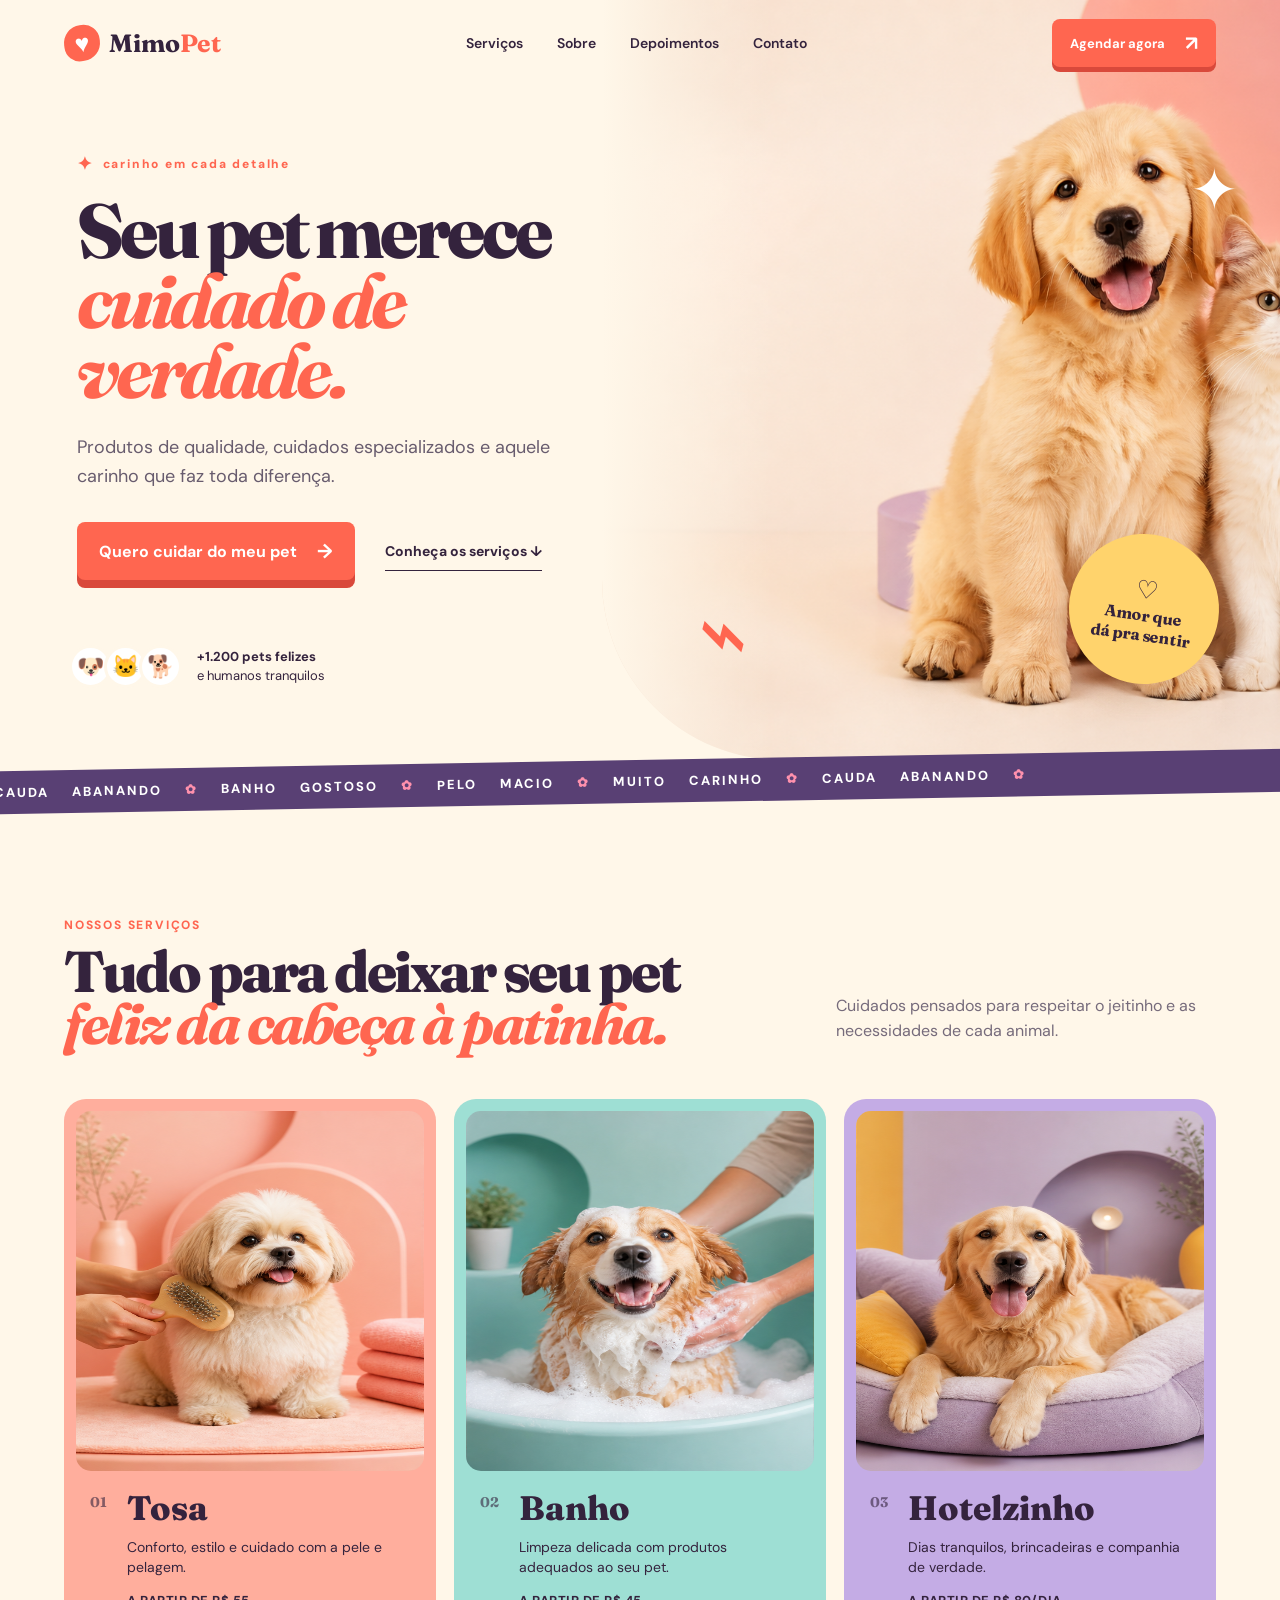
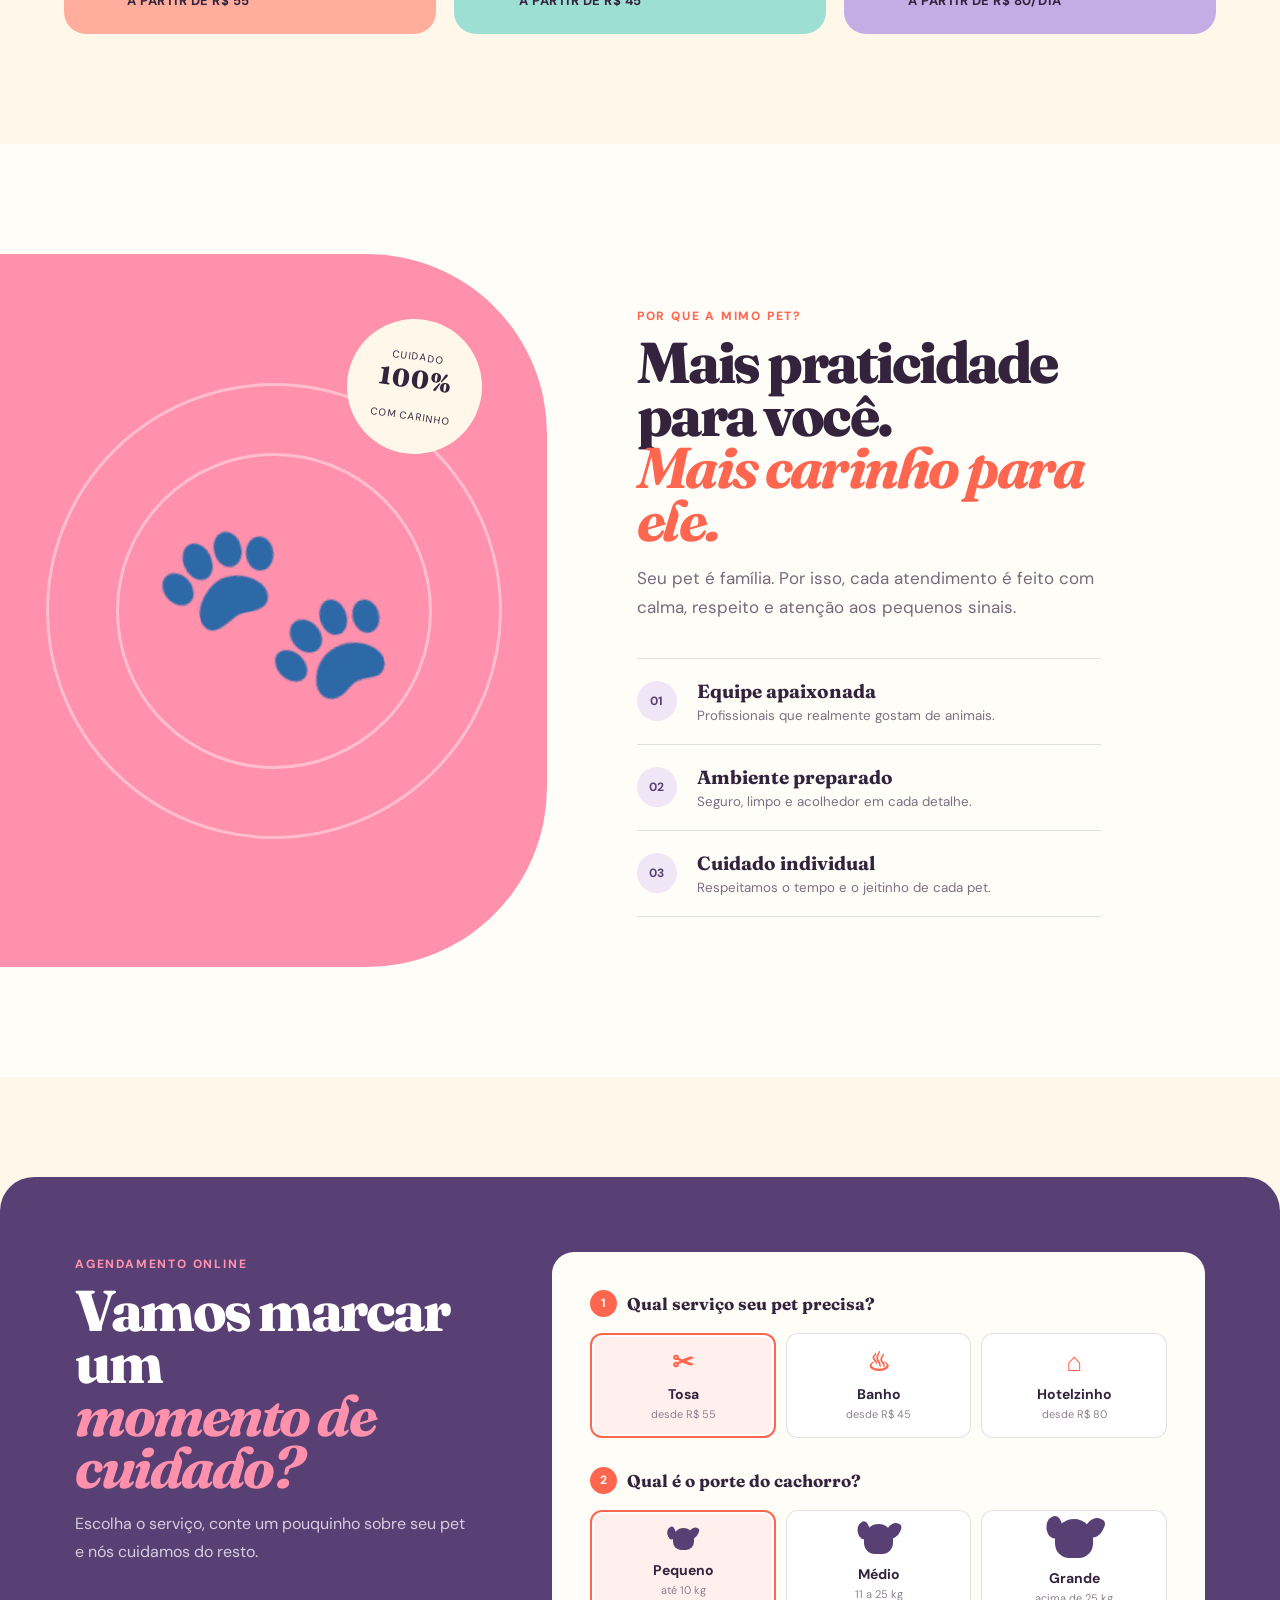
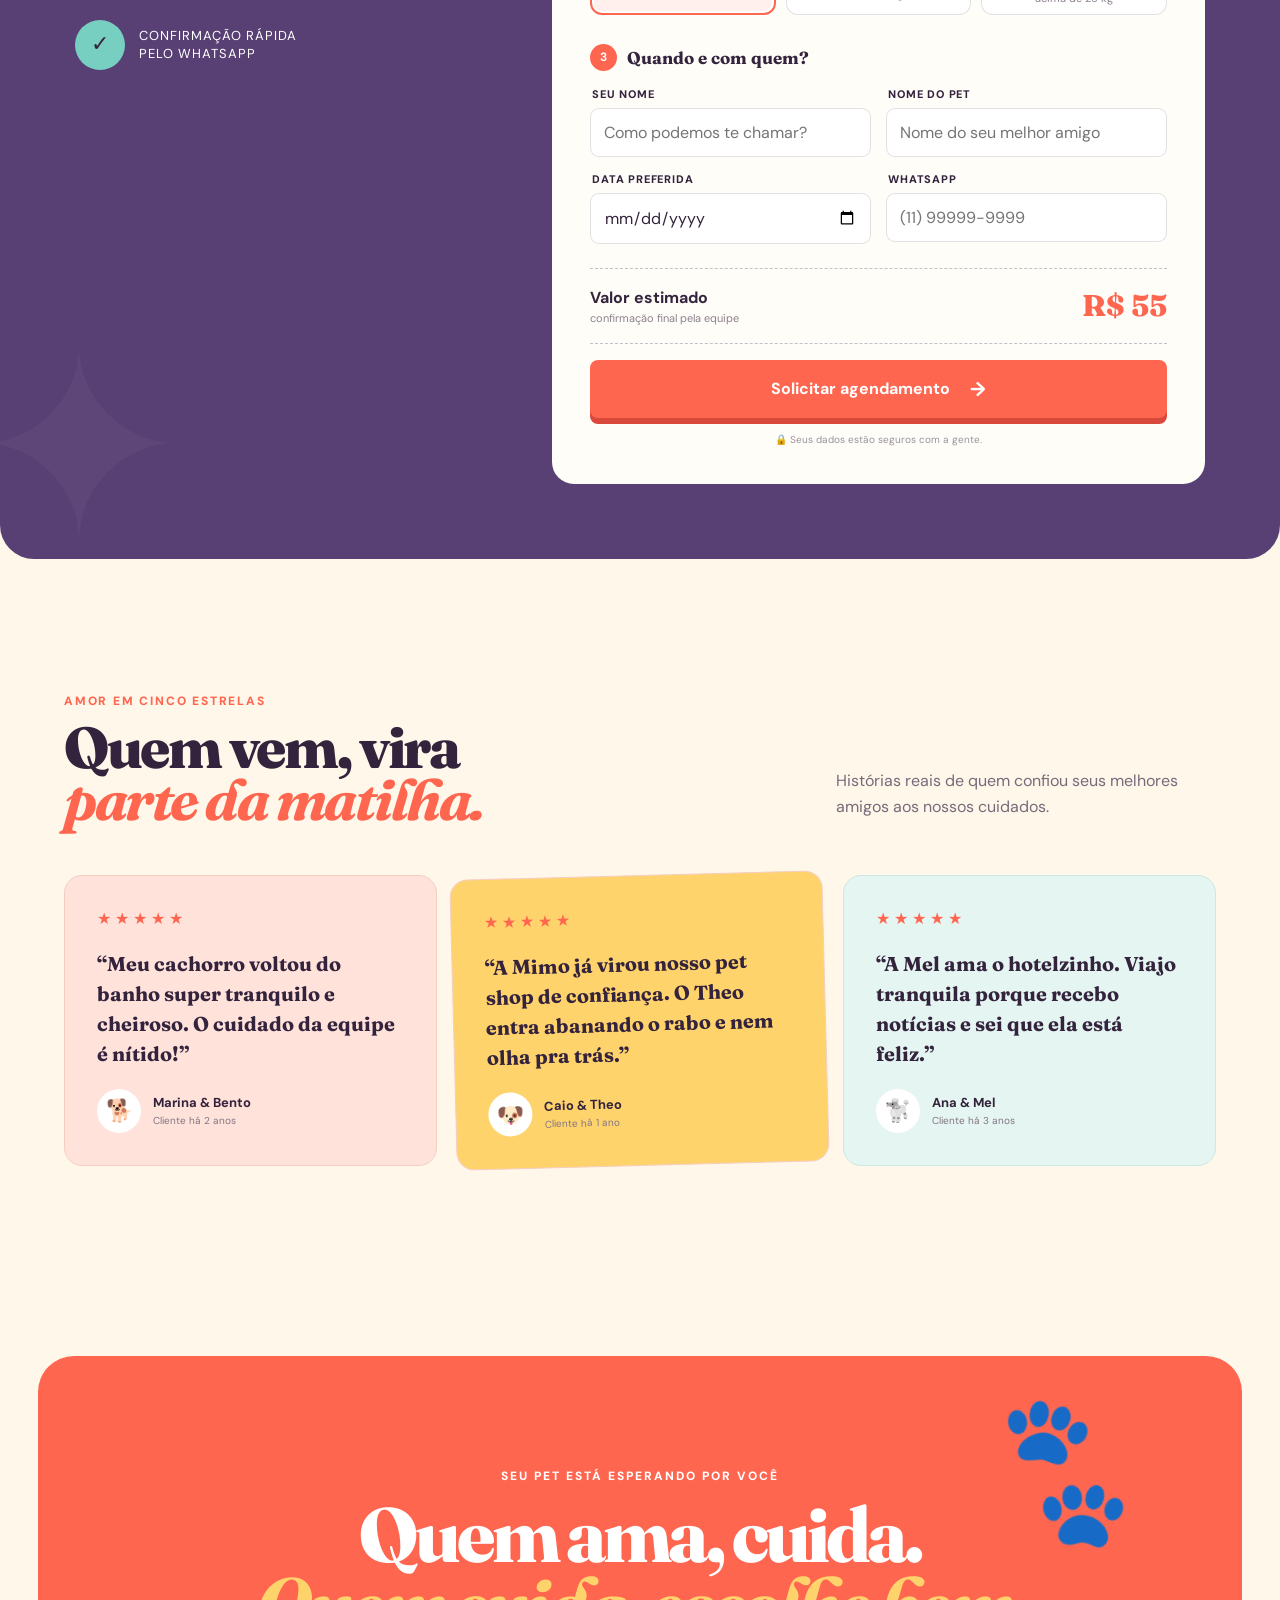
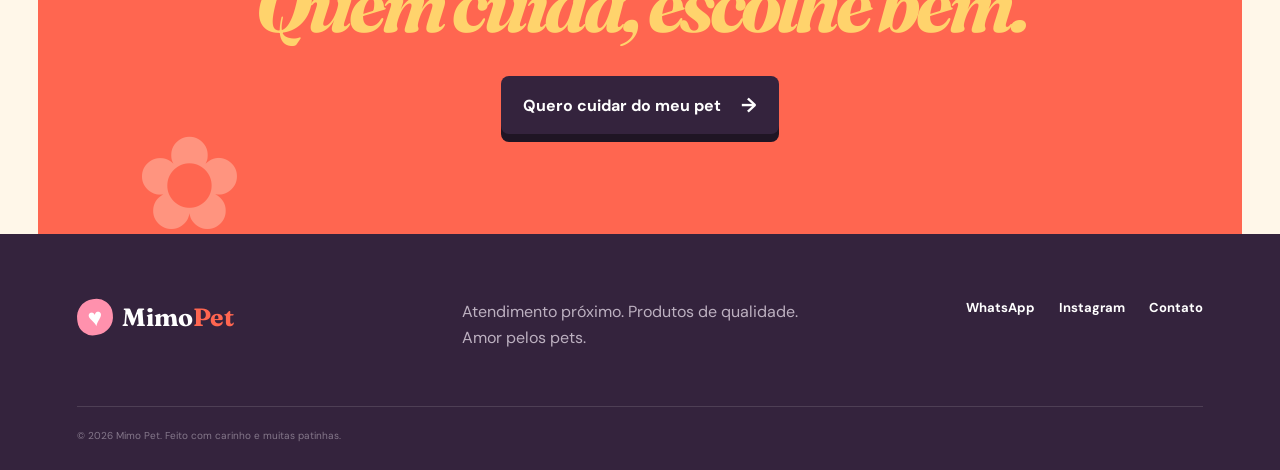
<file: index.html>
<!doctype html>
<html lang="pt-BR">
<head>
  <meta charset="UTF-8">
  <meta name="viewport" content="width=device-width, initial-scale=1.0">
  <meta name="description" content="Banho, tosa e hotelzinho com cuidado de verdade para o seu pet.">
  <title>Mimo Pet — Cuidado de verdade</title>
  <link rel="preconnect" href="https://fonts.googleapis.com">
  <link rel="preconnect" href="https://fonts.gstatic.com" crossorigin>
  <link href="https://fonts.googleapis.com/css2?family=DM+Sans:wght@400;500;600;700&family=Fraunces:opsz,wght@9..144,700;9..144,800&display=swap" rel="stylesheet">
  <link rel="stylesheet" href="styles.css">
</head>
<body>
  <header class="site-header">
    <a class="brand" href="#inicio" aria-label="Mimo Pet, início">
      <span class="brand-mark" aria-hidden="true">♥</span>
      <span>Mimo<span>Pet</span></span>
    </a>
    <nav aria-label="Navegação principal">
      <a href="#servicos">Serviços</a>
      <a href="#sobre">Sobre</a>
      <a href="#depoimentos">Depoimentos</a>
      <a href="contato.html">Contato</a>
    </nav>
    <a class="button button-small" href="#agendamento">Agendar agora <span>↗</span></a>
  </header>

  <main>
    <section class="hero" id="inicio">
      <div class="hero-copy">
        <div class="eyebrow"><span>✦</span> carinho em cada detalhe</div>
        <h1>Seu pet merece<br><em>cuidado de verdade.</em></h1>
        <p>Produtos de qualidade, cuidados especializados e aquele carinho que faz toda diferença.</p>
        <div class="hero-actions">
          <a class="button" href="#agendamento">Quero cuidar do meu pet <span>→</span></a>
          <a class="text-link" href="#servicos">Conheça os serviços <span>↓</span></a>
        </div>
        <div class="trust-row">
          <div class="avatars" aria-hidden="true"><span>🐶</span><span>🐱</span><span>🐕</span></div>
          <p><strong>+1.200 pets felizes</strong><br>e humanos tranquilos</p>
        </div>
      </div>
      <div class="hero-visual">
        <img src="assets/hero-pets.png" alt="Um filhote de golden retriever e um gato juntos em cenário colorido">
        <div class="floating-note"><span>♡</span><strong>Amor que<br>dá pra sentir</strong></div>
        <span class="doodle doodle-star" aria-hidden="true">✦</span>
        <span class="doodle doodle-loop" aria-hidden="true">⌁</span>
      </div>
    </section>

    <div class="marquee" aria-hidden="true">
      <div>CAUDA ABANANDO <span>✿</span> BANHO GOSTOSO <span>✿</span> PELO MACIO <span>✿</span> MUITO CARINHO <span>✿</span> CAUDA ABANANDO <span>✿</span></div>
    </div>

    <section class="services section" id="servicos">
      <div class="section-heading">
        <div><span class="kicker">NOSSOS SERVIÇOS</span><h2>Tudo para deixar seu pet<br><em>feliz da cabeça à patinha.</em></h2></div>
        <p>Cuidados pensados para respeitar o jeitinho e as necessidades de cada animal.</p>
      </div>
      <div class="service-grid">
        <article class="service-card coral">
          <div class="service-photo photo-tosa" role="img" aria-label="Cachorrinho sendo escovado"></div>
          <div class="service-info"><span>01</span><div><h3>Tosa</h3><p>Conforto, estilo e cuidado com a pele e pelagem.</p><strong>a partir de R$ 55</strong></div></div>
        </article>
        <article class="service-card mint">
          <div class="service-photo photo-banho" role="img" aria-label="Cachorro tomando banho"></div>
          <div class="service-info"><span>02</span><div><h3>Banho</h3><p>Limpeza delicada com produtos adequados ao seu pet.</p><strong>a partir de R$ 45</strong></div></div>
        </article>
        <article class="service-card lilac">
          <div class="service-photo photo-hotel" role="img" aria-label="Cachorro descansando no hotelzinho"></div>
          <div class="service-info"><span>03</span><div><h3>Hotelzinho</h3><p>Dias tranquilos, brincadeiras e companhia de verdade.</p><strong>a partir de R$ 80/dia</strong></div></div>
        </article>
      </div>
    </section>

    <section class="why section" id="sobre">
      <div class="why-art">
        <div class="seal">CUIDADO<br><strong>100%</strong><br>COM CARINHO</div>
        <div class="big-paw" aria-hidden="true">🐾</div>
      </div>
      <div class="why-copy">
        <span class="kicker">POR QUE A MIMO PET?</span>
        <h2>Mais praticidade para você.<br><em>Mais carinho para ele.</em></h2>
        <p class="lead">Seu pet é família. Por isso, cada atendimento é feito com calma, respeito e atenção aos pequenos sinais.</p>
        <div class="benefits">
          <div><b>01</b><span><strong>Equipe apaixonada</strong><small>Profissionais que realmente gostam de animais.</small></span></div>
          <div><b>02</b><span><strong>Ambiente preparado</strong><small>Seguro, limpo e acolhedor em cada detalhe.</small></span></div>
          <div><b>03</b><span><strong>Cuidado individual</strong><small>Respeitamos o tempo e o jeitinho de cada pet.</small></span></div>
        </div>
      </div>
    </section>

    <section class="booking-section section" id="agendamento">
      <div class="booking-intro">
        <span class="kicker light">AGENDAMENTO ONLINE</span>
        <h2>Vamos marcar um<br><em>momento de cuidado?</em></h2>
        <p>Escolha o serviço, conte um pouquinho sobre seu pet e nós cuidamos do resto.</p>
        <div class="booking-stamp"><span>✓</span> confirmação rápida<br>pelo WhatsApp</div>
      </div>
      <form class="booking-form" id="bookingForm" novalidate>
        <div class="step-label"><span>1</span> Qual serviço seu pet precisa?</div>
        <div class="choice-grid service-choices">
          <label><input type="radio" name="service" value="tosa" checked><span><b>✂</b><strong>Tosa</strong><small>desde R$ 55</small></span></label>
          <label><input type="radio" name="service" value="banho"><span><b>♨</b><strong>Banho</strong><small>desde R$ 45</small></span></label>
          <label><input type="radio" name="service" value="hotel"><span><b>⌂</b><strong>Hotelzinho</strong><small>desde R$ 80</small></span></label>
        </div>

        <div class="step-label"><span>2</span> Qual é o porte do cachorro?</div>
        <div class="choice-grid size-choices">
          <label><input type="radio" name="size" value="small" checked><span><b class="dog-size dog-small">●</b><strong>Pequeno</strong><small>até 10 kg</small></span></label>
          <label><input type="radio" name="size" value="medium"><span><b class="dog-size dog-medium">●</b><strong>Médio</strong><small>11 a 25 kg</small></span></label>
          <label><input type="radio" name="size" value="large"><span><b class="dog-size dog-large">●</b><strong>Grande</strong><small>acima de 25 kg</small></span></label>
        </div>

        <div class="step-label"><span>3</span> Quando e com quem?</div>
        <div class="field-grid">
          <label><span>Seu nome</span><input name="owner" type="text" placeholder="Como podemos te chamar?" required></label>
          <label><span>Nome do pet</span><input name="pet" type="text" placeholder="Nome do seu melhor amigo" required></label>
          <label><span>Data preferida</span><input name="date" type="date" required></label>
          <label><span>WhatsApp</span><input name="phone" type="tel" placeholder="(11) 99999-9999" required></label>
        </div>
        <div class="booking-total"><span>Valor estimado<small>confirmação final pela equipe</small></span><strong id="totalPrice">R$ 55</strong></div>
        <button class="button submit-button" type="submit">Solicitar agendamento <span>→</span></button>
        <p class="privacy">🔒 Seus dados estão seguros com a gente.</p>
        <div class="form-success" id="formSuccess" role="status" aria-live="polite"></div>
      </form>
    </section>

    <section class="testimonials section" id="depoimentos">
      <div class="section-heading"><div><span class="kicker">AMOR EM CINCO ESTRELAS</span><h2>Quem vem, vira<br><em>parte da matilha.</em></h2></div><p>Histórias reais de quem confiou seus melhores amigos aos nossos cuidados.</p></div>
      <div class="testimonial-grid">
        <blockquote><div class="stars">★★★★★</div><p>“Meu cachorro voltou do banho super tranquilo e cheiroso. O cuidado da equipe é nítido!”</p><footer><span>🐕</span><div><strong>Marina &amp; Bento</strong><small>Cliente há 2 anos</small></div></footer></blockquote>
        <blockquote class="featured"><div class="stars">★★★★★</div><p>“A Mimo já virou nosso pet shop de confiança. O Theo entra abanando o rabo e nem olha pra trás.”</p><footer><span>🐶</span><div><strong>Caio &amp; Theo</strong><small>Cliente há 1 ano</small></div></footer></blockquote>
        <blockquote><div class="stars">★★★★★</div><p>“A Mel ama o hotelzinho. Viajo tranquila porque recebo notícias e sei que ela está feliz.”</p><footer><span>🐩</span><div><strong>Ana &amp; Mel</strong><small>Cliente há 3 anos</small></div></footer></blockquote>
      </div>
    </section>

    <section class="final-cta">
      <span class="paw-one" aria-hidden="true">✿</span><span class="paw-two" aria-hidden="true">🐾</span>
      <p>Seu pet está esperando por você</p>
      <h2>Quem ama, cuida.<br><em>Quem cuida, escolhe bem.</em></h2>
      <a class="button dark" href="#agendamento">Quero cuidar do meu pet <span>→</span></a>
    </section>
  </main>

  <footer class="footer">
    <a class="brand brand-footer" href="#inicio"><span class="brand-mark">♥</span><span>Mimo<span>Pet</span></span></a>
    <p>Atendimento próximo. Produtos de qualidade.<br>Amor pelos pets.</p>
    <div><a href="https://wa.me/5511999999999" target="_blank" rel="noreferrer">WhatsApp</a><a href="#">Instagram</a><a href="contato.html">Contato</a></div>
    <small>© 2026 Mimo Pet. Feito com carinho e muitas patinhas.</small>
  </footer>
  <script src="script.js"></script>
</body>
</html>
</file>
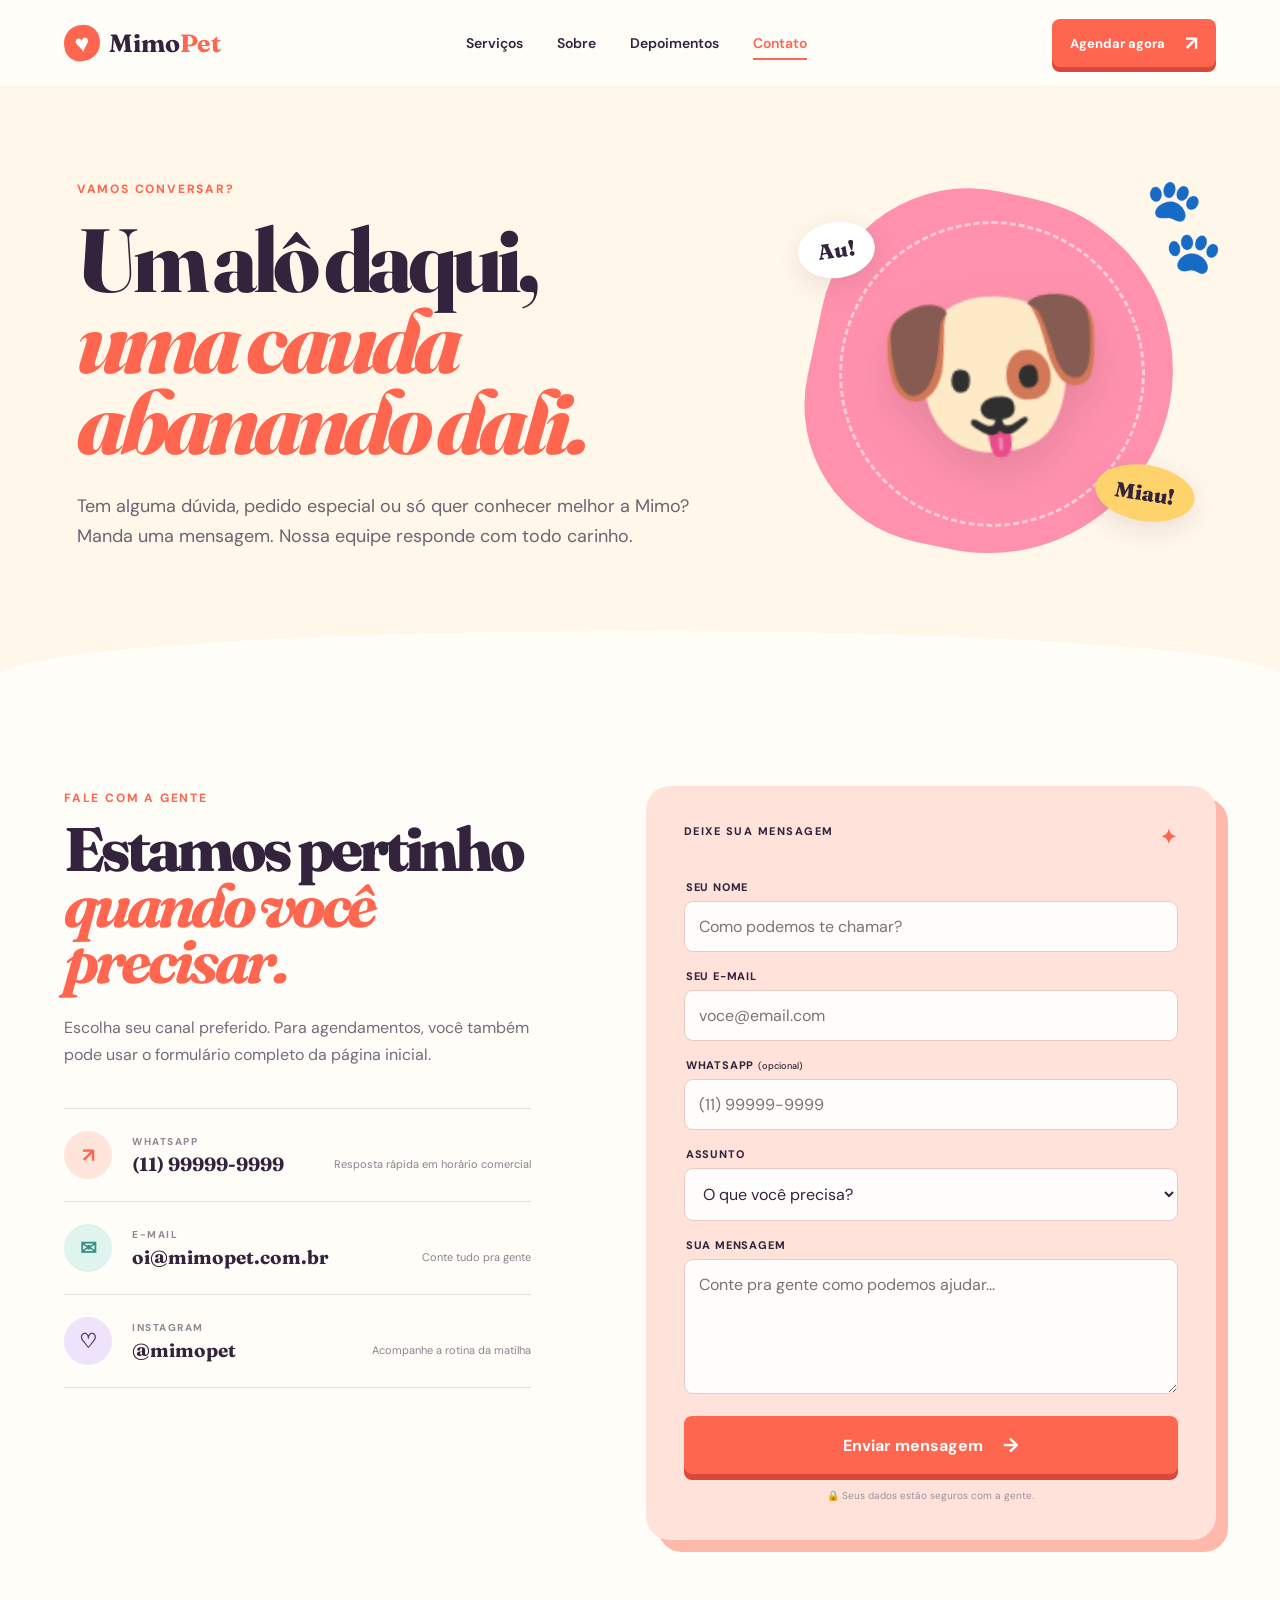
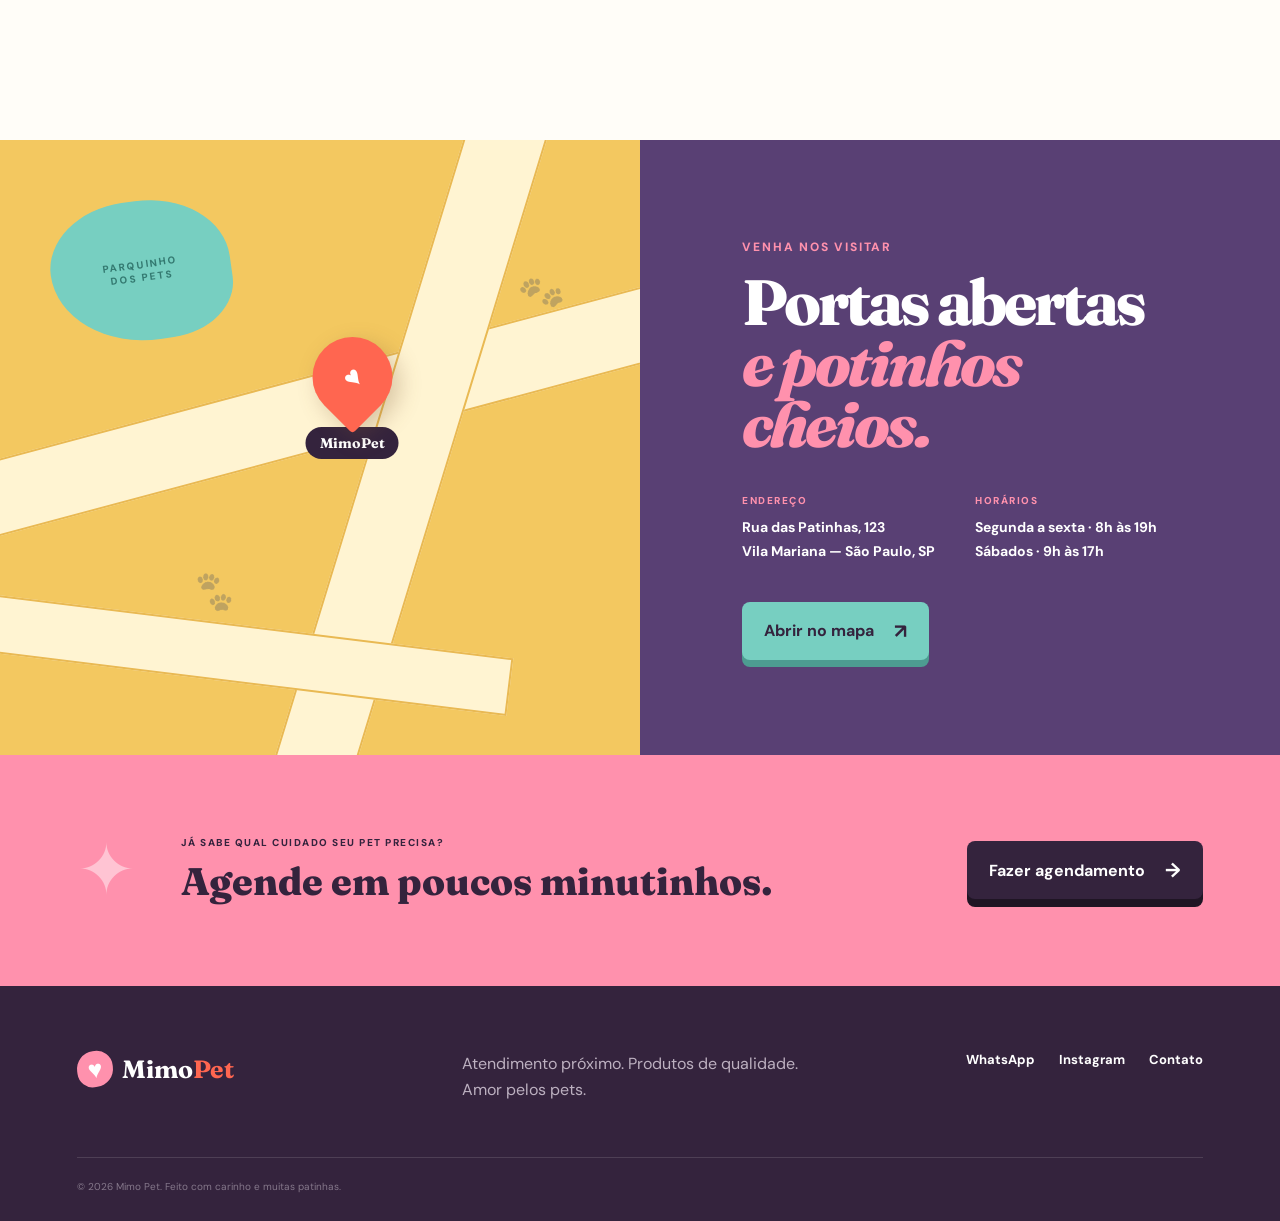
<file: contato.html>
<!doctype html>
<html lang="pt-BR">
<head>
  <meta charset="UTF-8">
  <meta name="viewport" content="width=device-width, initial-scale=1.0">
  <meta name="description" content="Fale com a Mimo Pet. Envie uma mensagem, veja nossos horários e saiba como chegar.">
  <title>Contato — Mimo Pet</title>
  <link rel="preconnect" href="https://fonts.googleapis.com">
  <link rel="preconnect" href="https://fonts.gstatic.com" crossorigin>
  <link href="https://fonts.googleapis.com/css2?family=DM+Sans:wght@400;500;600;700&family=Fraunces:opsz,wght@9..144,700;9..144,800&display=swap" rel="stylesheet">
  <link rel="stylesheet" href="styles.css">
</head>
<body class="contact-page">
  <header class="site-header contact-header">
    <a class="brand" href="index.html" aria-label="Mimo Pet, início">
      <span class="brand-mark" aria-hidden="true">♥</span>
      <span>Mimo<span>Pet</span></span>
    </a>
    <nav aria-label="Navegação principal">
      <a href="index.html#servicos">Serviços</a>
      <a href="index.html#sobre">Sobre</a>
      <a href="index.html#depoimentos">Depoimentos</a>
      <a class="active" href="contato.html" aria-current="page">Contato</a>
    </nav>
    <a class="button button-small" href="index.html#agendamento">Agendar agora <span>↗</span></a>
  </header>

  <main>
    <section class="contact-hero">
      <div class="contact-hero-copy">
        <span class="kicker">VAMOS CONVERSAR?</span>
        <h1>Um alô daqui,<br><em>uma cauda abanando dali.</em></h1>
        <p>Tem alguma dúvida, pedido especial ou só quer conhecer melhor a Mimo? Manda uma mensagem. Nossa equipe responde com todo carinho.</p>
      </div>
      <div class="contact-hero-art" aria-hidden="true">
        <span class="contact-bubble bubble-one">Au!</span>
        <span class="contact-pet">🐶</span>
        <span class="contact-bubble bubble-two">Miau!</span>
        <span class="contact-paw">🐾</span>
      </div>
    </section>

    <section class="contact-main section">
      <div class="contact-details">
        <span class="kicker">FALE COM A GENTE</span>
        <h2>Estamos pertinho<br><em>quando você precisar.</em></h2>
        <p>Escolha seu canal preferido. Para agendamentos, você também pode usar o formulário completo da página inicial.</p>
        <div class="contact-list">
          <a href="https://wa.me/5511999999999" target="_blank" rel="noreferrer">
            <b>↗</b><span><small>WHATSAPP</small><strong>(11) 99999-9999</strong><em>Resposta rápida em horário comercial</em></span>
          </a>
          <a href="mailto:oi@mimopet.com.br">
            <b>✉</b><span><small>E-MAIL</small><strong>oi@mimopet.com.br</strong><em>Conte tudo pra gente</em></span>
          </a>
          <a href="https://instagram.com" target="_blank" rel="noreferrer">
            <b>♡</b><span><small>INSTAGRAM</small><strong>@mimopet</strong><em>Acompanhe a rotina da matilha</em></span>
          </a>
        </div>
      </div>

      <form class="contact-form" id="contactForm" novalidate>
        <div class="form-topline"><span>DEIXE SUA MENSAGEM</span><span>✦</span></div>
        <label><span>Seu nome</span><input type="text" name="name" placeholder="Como podemos te chamar?" required></label>
        <label><span>Seu e-mail</span><input type="email" name="email" placeholder="voce@email.com" required></label>
        <label><span>WhatsApp <small>(opcional)</small></span><input type="tel" name="contactPhone" placeholder="(11) 99999-9999"></label>
        <label><span>Assunto</span>
          <select name="subject" required>
            <option value="">O que você precisa?</option>
            <option>Dúvida sobre serviços</option>
            <option>Agendamento</option>
            <option>Hotelzinho</option>
            <option>Elogio ou sugestão</option>
            <option>Outro assunto</option>
          </select>
        </label>
        <label><span>Sua mensagem</span><textarea name="message" rows="5" placeholder="Conte pra gente como podemos ajudar..." required></textarea></label>
        <button class="button submit-button" type="submit">Enviar mensagem <span>→</span></button>
        <p class="privacy">🔒 Seus dados estão seguros com a gente.</p>
        <div class="form-success" id="contactSuccess" role="status" aria-live="polite"></div>
      </form>
    </section>

    <section class="visit-section">
      <div class="visit-map">
        <div class="map-street street-one"></div><div class="map-street street-two"></div><div class="map-street street-three"></div>
        <div class="map-park">PARQUINHO<br>DOS PETS</div>
        <div class="map-pin"><span>♥</span><strong>MimoPet</strong></div>
        <span class="map-paw paw-a">🐾</span><span class="map-paw paw-b">🐾</span>
      </div>
      <div class="visit-copy">
        <span class="kicker light">VENHA NOS VISITAR</span>
        <h2>Portas abertas<br><em>e potinhos cheios.</em></h2>
        <div class="visit-info">
          <div><small>ENDEREÇO</small><strong>Rua das Patinhas, 123<br>Vila Mariana — São Paulo, SP</strong></div>
          <div><small>HORÁRIOS</small><strong>Segunda a sexta · 8h às 19h<br>Sábados · 9h às 17h</strong></div>
        </div>
        <a class="button mint-button" href="https://maps.google.com" target="_blank" rel="noreferrer">Abrir no mapa <span>↗</span></a>
      </div>
    </section>

    <section class="contact-cta">
      <span aria-hidden="true">✦</span>
      <div><p>JÁ SABE QUAL CUIDADO SEU PET PRECISA?</p><h2>Agende em poucos minutinhos.</h2></div>
      <a class="button dark" href="index.html#agendamento">Fazer agendamento <span>→</span></a>
    </section>
  </main>

  <footer class="footer">
    <a class="brand brand-footer" href="index.html"><span class="brand-mark">♥</span><span>Mimo<span>Pet</span></span></a>
    <p>Atendimento próximo. Produtos de qualidade.<br>Amor pelos pets.</p>
    <div><a href="https://wa.me/5511999999999" target="_blank" rel="noreferrer">WhatsApp</a><a href="#">Instagram</a><a href="contato.html">Contato</a></div>
    <small>© 2026 Mimo Pet. Feito com carinho e muitas patinhas.</small>
  </footer>
  <script src="script.js"></script>
</body>
</html>
</file>
<file: styles.css>
:root{--cream:#fff7e9;--paper:#fffdf8;--ink:#34233d;--coral:#ff6650;--pink:#ff91ad;--lilac:#aa89d8;--purple:#594074;--mint:#77cfc1;--yellow:#ffd36c;--line:rgba(52,35,61,.14)}
*{box-sizing:border-box}html{scroll-behavior:smooth}body{margin:0;background:var(--cream);color:var(--ink);font-family:"DM Sans",sans-serif;overflow-x:hidden}a{color:inherit;text-decoration:none}button,input{font:inherit}.site-header{height:86px;max-width:1400px;margin:auto;padding:0 5vw;display:flex;align-items:center;justify-content:space-between;position:absolute;inset:0 0 auto;z-index:10}.brand{display:flex;align-items:center;gap:9px;font:bold 25px "Fraunces",serif}.brand>span:last-child>span{color:var(--coral)}.brand-mark{display:grid;place-items:center;width:36px;height:36px;border-radius:50% 45% 50% 42%;background:var(--coral);color:#fff;transform:rotate(-8deg)}nav{display:flex;gap:34px;font-size:14px;font-weight:600}nav a{transition:.2s}nav a:hover{color:var(--coral)}.button{border:0;display:inline-flex;align-items:center;justify-content:center;gap:20px;background:var(--coral);color:#fff;font-weight:700;padding:16px 22px;border-radius:8px;box-shadow:0 8px 0 #d9493b;transition:.2s;cursor:pointer}.button:hover{transform:translateY(-3px);box-shadow:0 11px 0 #d9493b}.button span{font-size:20px}.button-small{padding:11px 18px;font-size:13px;box-shadow:0 5px 0 #d9493b}.hero{min-height:760px;max-width:1600px;margin:auto;padding:150px 6vw 70px;display:grid;grid-template-columns:1.03fr .97fr;align-items:center;position:relative}.hero-copy{z-index:2}.eyebrow,.kicker{display:inline-flex;align-items:center;gap:9px;color:var(--coral);font-weight:800;font-size:12px;letter-spacing:1.8px}.eyebrow span{font-size:18px}.hero h1,.section h2,.final-cta h2{font:800 clamp(55px,6vw,92px)/.91 "Fraunces",serif;letter-spacing:-4px;margin:20px 0 27px}.hero h1 em,.section h2 em,.final-cta h2 em{font-style:italic;color:var(--coral);font-weight:700}.hero-copy>p{font-size:18px;line-height:1.65;max-width:520px;color:#685c6e}.hero-actions{display:flex;align-items:center;gap:30px;margin-top:30px}.text-link{font-size:14px;font-weight:700;border-bottom:1px solid var(--ink);padding:10px 0}.trust-row{display:flex;align-items:center;margin-top:65px;gap:15px}.avatars{display:flex}.avatars span{display:grid;place-items:center;width:43px;height:43px;border:3px solid var(--cream);border-radius:50%;background:#fff;margin-left:-8px;font-size:22px}.trust-row p{font-size:13px;line-height:1.4;margin:0}.hero-visual{position:absolute;right:0;top:0;width:53%;height:100%;overflow:hidden;border-bottom-left-radius:180px}.hero-visual:before{content:"";position:absolute;inset:0;background:linear-gradient(90deg,var(--cream),transparent 25%);z-index:1}.hero-visual img{width:100%;height:100%;object-fit:cover;object-position:center}.floating-note{position:absolute;z-index:2;right:9%;bottom:10%;width:150px;height:150px;border-radius:50%;background:var(--yellow);display:grid;place-content:center;text-align:center;transform:rotate(8deg);box-shadow:0 10px 30px #8b64452c}.floating-note span{font-size:25px}.floating-note strong{font:700 16px/1.2 "Fraunces",serif}.doodle{position:absolute;z-index:2;color:#fff;font-size:58px}.doodle-star{right:6%;top:20%}.doodle-loop{left:14%;bottom:9%;font-size:90px;color:var(--coral);transform:rotate(15deg)}.marquee{overflow:hidden;background:var(--purple);color:#fff;padding:13px 0;white-space:nowrap;transform:rotate(-1deg);width:101%;margin-left:-.5%}.marquee div{font-weight:800;letter-spacing:2px;font-size:13px;word-spacing:18px}.marquee span{color:var(--pink)}.section{padding:110px max(5vw,30px);max-width:1500px;margin:auto}.section-heading{display:flex;justify-content:space-between;align-items:end;margin-bottom:48px}.section-heading h2,.why h2,.booking-intro h2{font-size:clamp(40px,4.5vw,67px);letter-spacing:-2.5px;margin:12px 0 0}.section-heading>p{max-width:380px;color:#766b7b;line-height:1.6;margin:0 0 7px}.service-grid{display:grid;grid-template-columns:repeat(3,1fr);gap:18px}.service-card{padding:12px 12px 24px;border-radius:22px}.service-card.coral{background:#ffae9d}.service-card.mint{background:#9edfd4}.service-card.lilac{background:#c4ace5}.service-photo{height:360px;border-radius:15px;background-image:url("assets/servicos-pets.png");background-size:300% 100%;background-repeat:no-repeat}.photo-tosa{background-position:left center}.photo-banho{background-position:center center}.photo-hotel{background-position:right center}.service-info{display:flex;gap:20px;padding:22px 14px 0}.service-info>span{font:700 14px "Fraunces";opacity:.6}.service-info h3{font:800 34px "Fraunces";margin:-6px 0 8px}.service-info p{margin:0 0 12px;line-height:1.45;font-size:14px}.service-info strong{font-size:13px;text-transform:uppercase;letter-spacing:.5px}.why{display:grid;grid-template-columns:.9fr 1.1fr;min-height:660px;max-width:none;padding-left:0;background:var(--paper)}.why-art{position:relative;background:var(--pink);border-radius:0 180px 180px 0;display:grid;place-items:center;overflow:hidden;min-height:580px}.why-art:before,.why-art:after{content:"";position:absolute;border:3px solid #fff6;border-radius:50%}.why-art:before{width:450px;height:450px}.why-art:after{width:310px;height:310px}.big-paw{font-size:190px;transform:rotate(-12deg);filter:saturate(.7);z-index:1}.seal{position:absolute;right:12%;top:9%;width:135px;height:135px;z-index:2;border-radius:50%;background:var(--cream);display:grid;place-content:center;text-align:center;font-size:10px;line-height:1.5;letter-spacing:1px;transform:rotate(8deg)}.seal strong{font:800 25px "Fraunces"}.why-copy{padding:50px 9vw 50px 7vw;align-self:center}.why-copy .lead{font-size:17px;line-height:1.7;color:#756a79;max-width:590px}.benefits{margin-top:36px;border-top:1px solid var(--line)}.benefits>div{display:flex;align-items:center;gap:20px;padding:20px 0;border-bottom:1px solid var(--line)}.benefits b{display:grid;place-items:center;width:40px;height:40px;border-radius:50%;background:#f0e6f5;color:var(--purple);font-size:12px}.benefits span{display:flex;flex-direction:column}.benefits strong{font:700 19px "Fraunces"}.benefits small{margin-top:4px;color:#7b7080}.booking-section{max-width:1400px;background:var(--purple);color:#fff;border-radius:34px;display:grid;grid-template-columns:.78fr 1.22fr;gap:60px;padding:75px;margin-top:100px;position:relative;overflow:hidden}.booking-section:before{content:"✦";position:absolute;font-size:260px;color:#ffffff08;left:-30px;bottom:-60px}.kicker.light{color:var(--pink)}.booking-intro{position:relative;z-index:1}.booking-intro h2 em{color:var(--pink)}.booking-intro p{max-width:390px;line-height:1.7;color:#d7cde0}.booking-stamp{margin-top:55px;display:flex;align-items:center;gap:14px;font-size:13px;line-height:1.4;text-transform:uppercase;letter-spacing:1px}.booking-stamp span{display:grid;place-items:center;width:50px;height:50px;border-radius:50%;background:var(--mint);color:var(--ink);font-size:22px}.booking-form{background:var(--paper);color:var(--ink);padding:38px;border-radius:22px;position:relative;z-index:1}.step-label{display:flex;align-items:center;gap:10px;font:700 17px "Fraunces";margin:0 0 16px}.step-label:not(:first-child){margin-top:29px}.step-label>span{display:grid;place-items:center;width:27px;height:27px;border-radius:50%;background:var(--coral);color:#fff;font:700 12px "DM Sans"}.choice-grid{display:grid;grid-template-columns:repeat(3,1fr);gap:10px}.choice-grid label{cursor:pointer}.choice-grid input{position:absolute;opacity:0}.choice-grid label>span{border:1.5px solid var(--line);border-radius:12px;min-height:105px;display:flex;flex-direction:column;align-items:center;justify-content:center;transition:.2s;background:#fff}.choice-grid label>span:hover{border-color:var(--coral);transform:translateY(-2px)}.choice-grid input:checked+span{border:2px solid var(--coral);background:#fff0ed;box-shadow:inset 0 0 0 2px #fff}.choice-grid b{font-size:26px;line-height:1;margin-bottom:10px;color:var(--coral)}.choice-grid strong{font-size:14px}.choice-grid small{font-size:11px;color:#8d818f;margin-top:4px}.dog-size{position:relative;display:block;border-radius:60% 60% 45% 45%;background:var(--purple);color:transparent!important;margin-bottom:11px!important}.dog-size:before,.dog-size:after{content:"";position:absolute;width:45%;height:55%;background:var(--purple);top:-5%;border-radius:70% 30% 60% 40%}.dog-size:before{left:-25%;transform:rotate(-25deg)}.dog-size:after{right:-25%;transform:rotate(25deg)}.dog-small{width:21px;height:22px}.dog-medium{width:29px;height:30px}.dog-large{width:38px;height:39px}.field-grid{display:grid;grid-template-columns:1fr 1fr;gap:15px}.field-grid label>span{display:block;font-size:11px;font-weight:800;text-transform:uppercase;letter-spacing:.8px;margin:0 0 7px 2px}.field-grid input{width:100%;border:1.5px solid var(--line);border-radius:9px;padding:13px;background:#fff;color:var(--ink);outline:none}.field-grid input:focus{border-color:var(--coral);box-shadow:0 0 0 3px #ff665016}.booking-total{margin:24px 0 16px;padding:18px 0;border-top:1px dashed #c9bdc9;border-bottom:1px dashed #c9bdc9;display:flex;align-items:center;justify-content:space-between}.booking-total span{font-weight:700;display:flex;flex-direction:column}.booking-total small{font-weight:400;color:#8c808d;font-size:11px;margin-top:3px}.booking-total strong{font:800 30px "Fraunces";color:var(--coral)}.submit-button{width:100%;box-shadow:0 6px 0 #d9493b}.privacy{text-align:center;font-size:10px;color:#9b919d;margin:15px 0 0}.form-success{display:none;background:#e1f8ee;color:#176a4d;padding:13px;border-radius:9px;margin-top:16px;text-align:center;font-size:13px;font-weight:700}.form-success.show{display:block}.testimonials{padding-top:130px}.testimonial-grid{display:grid;grid-template-columns:repeat(3,1fr);gap:16px}.testimonial-grid blockquote{margin:0;background:#ffe2da;border:1px solid #f5cec2;padding:32px;border-radius:18px}.testimonial-grid blockquote:nth-child(3){background:#e5f5f1;border-color:#cbe8e2}.testimonial-grid .featured{background:var(--yellow);transform:rotate(-1.5deg)}.stars{color:var(--coral);letter-spacing:4px}.testimonial-grid blockquote>p{font:700 20px/1.5 "Fraunces";min-height:120px}.testimonial-grid footer{display:flex;align-items:center;gap:12px}.testimonial-grid footer>span{width:44px;height:44px;background:#fff;border-radius:50%;display:grid;place-items:center;font-size:22px}.testimonial-grid footer div{display:flex;flex-direction:column}.testimonial-grid footer strong{font-size:13px}.testimonial-grid footer small{font-size:10px;color:#817584;margin-top:3px}.final-cta{text-align:center;background:var(--coral);color:#fff;margin:80px 3vw 0;padding:100px 25px;border-radius:36px 36px 0 0;position:relative;overflow:hidden}.final-cta p{text-transform:uppercase;letter-spacing:2px;font-weight:800;font-size:12px}.final-cta h2{font-size:clamp(50px,6vw,86px);margin:16px 0 37px}.final-cta h2 em{color:var(--yellow)}.button.dark{background:var(--ink);box-shadow:0 8px 0 #1f1524}.paw-one,.paw-two{position:absolute;font-size:130px;color:#ff947f}.paw-one{left:8%;bottom:-35px}.paw-two{right:8%;top:30px;transform:rotate(22deg)}.footer{background:var(--ink);color:#fff;padding:65px max(6vw,30px) 28px;display:grid;grid-template-columns:1fr 1fr 1fr;align-items:start;gap:30px}.brand-footer .brand-mark{background:var(--pink)}.footer>p{margin:0;color:#bcb0c0;line-height:1.6}.footer>div{display:flex;justify-content:flex-end;gap:24px;font-size:13px;font-weight:700}.footer>div a:hover{color:var(--pink)}.footer>small{grid-column:1/-1;border-top:1px solid #ffffff20;padding-top:22px;margin-top:25px;color:#85788b;font-size:10px}
@media(max-width:1000px){.site-header nav{display:none}.hero{grid-template-columns:1fr;padding-top:125px;padding-bottom:500px}.hero-visual{top:auto;bottom:0;width:100%;height:480px;border-radius:80px 80px 0 0}.hero-visual:before{background:linear-gradient(180deg,var(--cream),transparent 22%)}.service-grid{grid-template-columns:1fr 1fr}.service-card:last-child{grid-column:1/-1}.why{grid-template-columns:1fr}.why-art{border-radius:0 0 100px 0;min-height:450px}.booking-section{grid-template-columns:1fr;margin:60px 20px 0;padding:50px}.testimonial-grid{grid-template-columns:1fr}.testimonial-grid blockquote>p{min-height:0}.footer{grid-template-columns:1fr 1fr}.footer>div{grid-column:1/-1;justify-content:flex-start}}
@media(max-width:650px){.site-header{height:70px;padding:0 20px}.brand{font-size:21px}.brand-mark{width:31px;height:31px}.button-small{font-size:0;padding:9px 12px}.button-small span{font-size:20px}.hero{padding:110px 22px 380px;min-height:0}.hero h1{font-size:53px;letter-spacing:-2.8px}.hero-copy>p{font-size:16px}.hero-actions{align-items:flex-start;flex-direction:column;gap:15px}.trust-row{margin-top:40px}.hero-visual{height:360px;border-radius:55px 55px 0 0}.floating-note{width:105px;height:105px;right:5%;bottom:8%}.floating-note strong{font-size:12px}.doodle-star{display:none}.section{padding:80px 20px}.section-heading{display:block}.section-heading>p{margin-top:22px}.section-heading h2,.why h2,.booking-intro h2{font-size:41px;letter-spacing:-1.7px}.service-grid{grid-template-columns:1fr}.service-card:last-child{grid-column:auto}.service-photo{height:300px}.why{padding:0}.why-art{min-height:350px;border-radius:0 0 60px 0}.big-paw{font-size:125px}.seal{width:105px;height:105px;right:5%}.why-copy{padding:70px 22px}.booking-section{padding:42px 18px;margin:45px 10px 0;border-radius:24px;gap:35px}.booking-intro{padding:0 10px}.booking-stamp{margin-top:30px}.booking-form{padding:24px 15px}.choice-grid{gap:6px}.choice-grid label>span{min-height:100px}.field-grid{grid-template-columns:1fr}.testimonial-grid blockquote{padding:25px}.final-cta{margin:40px 10px 0;padding:80px 20px}.final-cta h2{font-size:47px;letter-spacing:-2px}.paw-one,.paw-two{font-size:70px}.footer{grid-template-columns:1fr}.footer>div{flex-wrap:wrap}.footer>small{grid-column:auto}}
.contact-page{background:var(--paper)}.contact-header{position:relative}.contact-header nav .active{color:var(--coral);position:relative}.contact-header nav .active:after{content:"";position:absolute;left:0;right:0;bottom:-8px;height:2px;background:var(--coral)}.contact-hero{min-height:590px;padding:75px max(6vw,30px) 90px;display:grid;grid-template-columns:1.25fr .75fr;align-items:center;background:var(--cream);position:relative;overflow:hidden}.contact-hero:after{content:"";position:absolute;left:0;right:0;bottom:-45px;height:90px;background:var(--paper);border-radius:50% 50% 0 0}.contact-hero-copy{position:relative;z-index:2}.contact-hero h1{font:800 clamp(58px,7vw,105px)/.9 "Fraunces",serif;letter-spacing:-5px;margin:22px 0 30px;max-width:950px}.contact-hero h1 em{font-style:italic;color:var(--coral)}.contact-hero-copy>p{font-size:18px;line-height:1.65;color:#6e6272;max-width:640px}.contact-hero-art{height:410px;position:relative;display:grid;place-items:center}.contact-pet{font-size:190px;filter:drop-shadow(0 20px 20px #5d3a4c26);z-index:2;transform:rotate(-4deg)}.contact-hero-art:before{content:"";position:absolute;width:360px;height:360px;border-radius:46% 54% 57% 43%;background:var(--pink);transform:rotate(12deg)}.contact-hero-art:after{content:"";position:absolute;width:300px;height:300px;border:3px dashed #fff8;border-radius:50%}.contact-bubble{position:absolute;z-index:3;background:#fff;padding:15px 20px;border-radius:50%;font:800 21px "Fraunces";box-shadow:0 8px 25px #5c3e6020}.bubble-one{left:4%;top:13%;transform:rotate(-8deg)}.bubble-two{right:2%;bottom:14%;transform:rotate(9deg);background:var(--yellow)}.contact-paw{position:absolute;right:-30px;top:5px;font-size:80px;transform:rotate(25deg)}.contact-main{display:grid;grid-template-columns:.9fr 1.1fr;gap:9vw;align-items:start}.contact-details h2{font-size:clamp(45px,4.8vw,70px);margin:15px 0 24px}.contact-details>p{color:#776b7b;line-height:1.7;max-width:530px}.contact-list{margin-top:40px;border-top:1px solid var(--line)}.contact-list a{display:flex;gap:20px;align-items:center;padding:22px 0;border-bottom:1px solid var(--line);transition:.2s}.contact-list a:hover{padding-left:8px;color:var(--coral)}.contact-list a>b{display:grid;place-items:center;width:48px;height:48px;border-radius:50%;background:#ffe4dc;color:var(--coral);font-size:20px}.contact-list a:nth-child(2)>b{background:#dff4ef;color:#388f82}.contact-list a:nth-child(3)>b{background:#eee3fa;color:var(--purple)}.contact-list a>span{display:grid;grid-template-columns:1fr auto;align-items:center;flex:1}.contact-list small{grid-column:1/-1;font-size:10px;letter-spacing:1.5px;font-weight:800;color:#928795;margin-bottom:4px}.contact-list strong{font:700 19px "Fraunces"}.contact-list em{font-style:normal;font-size:11px;color:#8c818e}.contact-form{background:#ffe2da;padding:38px;border-radius:24px;box-shadow:12px 12px 0 #ffb9aa}.form-topline{display:flex;justify-content:space-between;font-size:11px;font-weight:800;letter-spacing:1.5px;margin-bottom:30px}.form-topline span:last-child{font-size:20px;color:var(--coral)}.contact-form label{display:block;margin-bottom:17px}.contact-form label>span{display:block;font-size:11px;font-weight:800;text-transform:uppercase;letter-spacing:.8px;margin:0 0 7px 2px}.contact-form label>span small{text-transform:none;font-weight:500;letter-spacing:0}.contact-form input,.contact-form select,.contact-form textarea{width:100%;border:1.5px solid #ecc9c0;border-radius:9px;background:#fffdfb;padding:14px;color:var(--ink);outline:none;font:inherit}.contact-form textarea{resize:vertical;min-height:125px}.contact-form input:focus,.contact-form select:focus,.contact-form textarea:focus{border-color:var(--coral);box-shadow:0 0 0 3px #ff665016}.visit-section{display:grid;grid-template-columns:1fr 1fr;min-height:610px;margin-top:90px;background:var(--purple);color:#fff}.visit-map{background:#f3c860;position:relative;overflow:hidden;min-height:520px}.map-street{position:absolute;background:#fff4d2;border:2px solid #e9b953}.street-one{width:140%;height:75px;left:-20%;top:38%;transform:rotate(-15deg)}.street-two{width:80px;height:140%;left:58%;top:-20%;transform:rotate(17deg)}.street-three{width:90%;height:58px;left:-10%;bottom:12%;transform:rotate(7deg)}.map-park{position:absolute;left:8%;top:10%;width:180px;height:140px;border-radius:48% 52% 40% 60%;background:var(--mint);color:#347a71;display:grid;place-items:center;text-align:center;font-size:10px;font-weight:800;letter-spacing:2px;transform:rotate(-8deg)}.map-pin{position:absolute;z-index:3;left:55%;top:42%;transform:translate(-50%,-50%);display:flex;flex-direction:column;align-items:center}.map-pin span{display:grid;place-items:center;background:var(--coral);color:#fff;width:80px;height:80px;border-radius:50% 50% 50% 5%;transform:rotate(-45deg);font-size:28px;box-shadow:0 10px 22px #7d59384b}.map-pin span::first-letter{transform:rotate(45deg)}.map-pin strong{background:var(--ink);padding:7px 14px;border-radius:20px;margin-top:10px;font:700 14px "Fraunces"}.map-paw{position:absolute;z-index:2;font-size:35px;filter:grayscale(1);opacity:.35}.paw-a{left:30%;bottom:23%;transform:rotate(15deg)}.paw-b{right:12%;top:21%;transform:rotate(-18deg)}.visit-copy{padding:95px 8vw;align-self:center}.visit-copy h2{font:800 clamp(48px,5vw,72px)/.95 "Fraunces";letter-spacing:-3px;margin:16px 0 40px}.visit-copy h2 em{font-style:italic;color:var(--pink)}.visit-info{display:grid;grid-template-columns:1fr 1fr;gap:30px;margin-bottom:38px}.visit-info div{display:flex;flex-direction:column}.visit-info small{font-size:10px;letter-spacing:1.5px;color:var(--pink);font-weight:800;margin-bottom:9px}.visit-info strong{font-size:14px;line-height:1.7}.mint-button{background:var(--mint);color:var(--ink);box-shadow:0 7px 0 #4d9c91}.mint-button:hover{box-shadow:0 10px 0 #4d9c91}.contact-cta{margin:0;padding:70px max(6vw,30px);background:var(--pink);display:flex;align-items:center;justify-content:center;gap:45px}.contact-cta>span{font-size:70px;color:#fff7}.contact-cta p{font-size:10px;letter-spacing:1.5px;font-weight:800;margin:0 0 8px}.contact-cta h2{font:800 clamp(28px,3vw,43px) "Fraunces";margin:0}.contact-cta .button{margin-left:auto}
@media(max-width:1000px){.contact-hero{grid-template-columns:1fr;padding-bottom:20px}.contact-hero-art{height:360px}.contact-main{grid-template-columns:1fr}.visit-section{grid-template-columns:1fr}.visit-copy{order:-1}.contact-cta{flex-wrap:wrap}.contact-cta .button{margin-left:0}.contact-cta>span{display:none}}
@media(max-width:650px){.contact-hero{padding:65px 22px 20px}.contact-hero h1{font-size:53px;letter-spacing:-2.8px}.contact-hero-copy>p{font-size:16px}.contact-hero-art{height:310px}.contact-pet{font-size:145px}.contact-hero-art:before{width:270px;height:270px}.contact-hero-art:after{width:220px;height:220px}.contact-main{padding-top:75px}.contact-form{padding:28px 18px;box-shadow:7px 7px 0 #ffb9aa}.contact-list a>span{display:flex;flex-direction:column;align-items:flex-start}.contact-list em{margin-top:4px}.visit-copy{padding:75px 23px}.visit-info{grid-template-columns:1fr}.visit-map{min-height:420px}.contact-cta{text-align:center;padding:60px 22px;flex-direction:column;gap:25px}}
@media(prefers-reduced-motion:reduce){html{scroll-behavior:auto}*{transition:none!important}}
</file>
